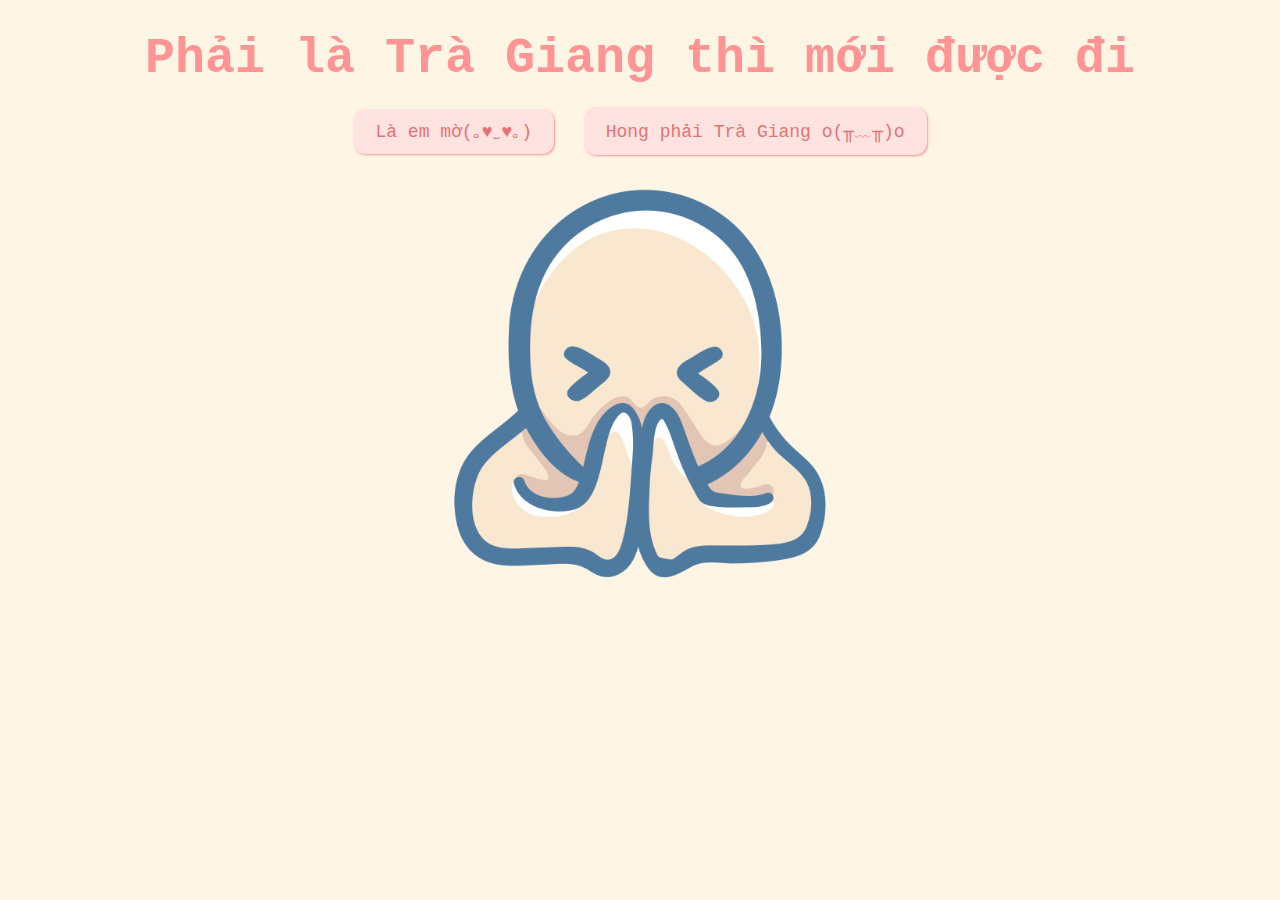
<file: index.html>
<!DOCTYPE html>
<html lang="en">
  <head>
    <meta charset="UTF-8" />
    <meta name="viewport" content="width=device-width, initial-scale=1.0" />
    <title>Be My Valentine</title>
    <link rel="stylesheet" href="css/valentine.css" />
  </head>
  <body>
    <div id="valentineQuestion"><b>Phải là Trà Giang thì mới được đi</b></div>
    <button class="answerButton" onclick="location.href='thankyou.html'">
      Là em mờ(｡♥‿♥｡)
    </button>
    <button class="answerButton" id="noButton">Hong phải Trà Giang o(╥﹏╥)o</button>
    <br />
    <img src="please.png" height="498px" width="150px" alt="cat asking question" class="responsive" />

    <script>
      document
        .getElementById("noButton")
        .addEventListener("click", function () {
          var yesButton = document.querySelector(
            'button[onclick*="thankyou.html"]'
          );
          var currentFontSize = parseInt(
            window.getComputedStyle(yesButton).fontSize
          );
          yesButton.style.fontSize = currentFontSize + 10 + "px"; // Increase font size by 5px
        });
    </script>
  </body>
</html>
</file>
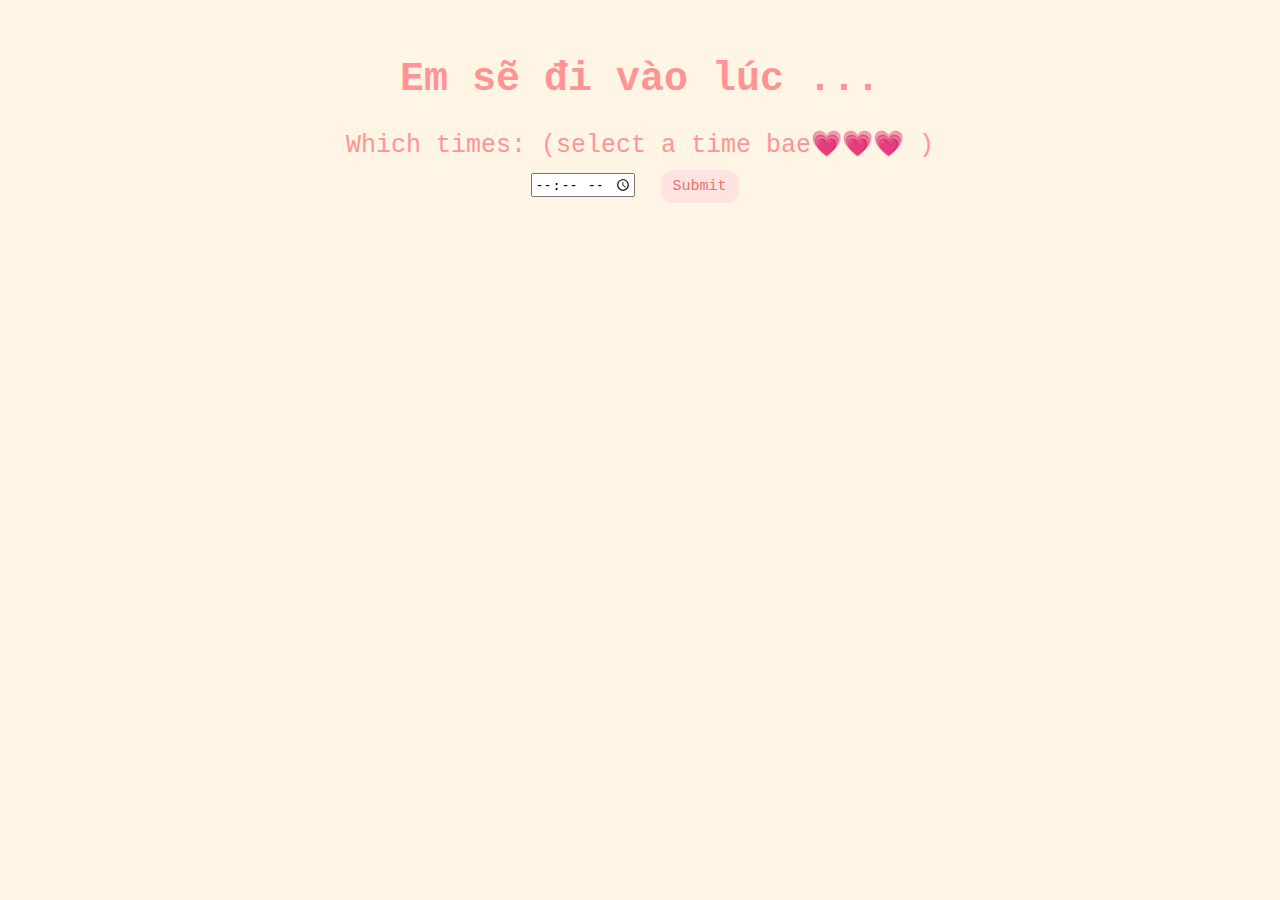
<file: date.html>
<!DOCTYPE html>
<html lang="en">
  <head>
    <meta charset="UTF-8" />
    <meta name="viewport" content="width=device-width, initial-scale=1.0" />
    <title>Date</title>
    <link rel="stylesheet" href="css/date.css" />
  </head>
  <body>
    <h1 title="choose a date">Em sẽ đi vào lúc ...</h1>
    <form class="form-group">
      <label>Which times: (select a time bae💗💗💗 )</label>
      <div>
        <input type="time" />
        <button class="button" type="submit" formaction="food.html">
          Submit
        </button>
      </div>
    </form>
  </body>
</html>
</file>
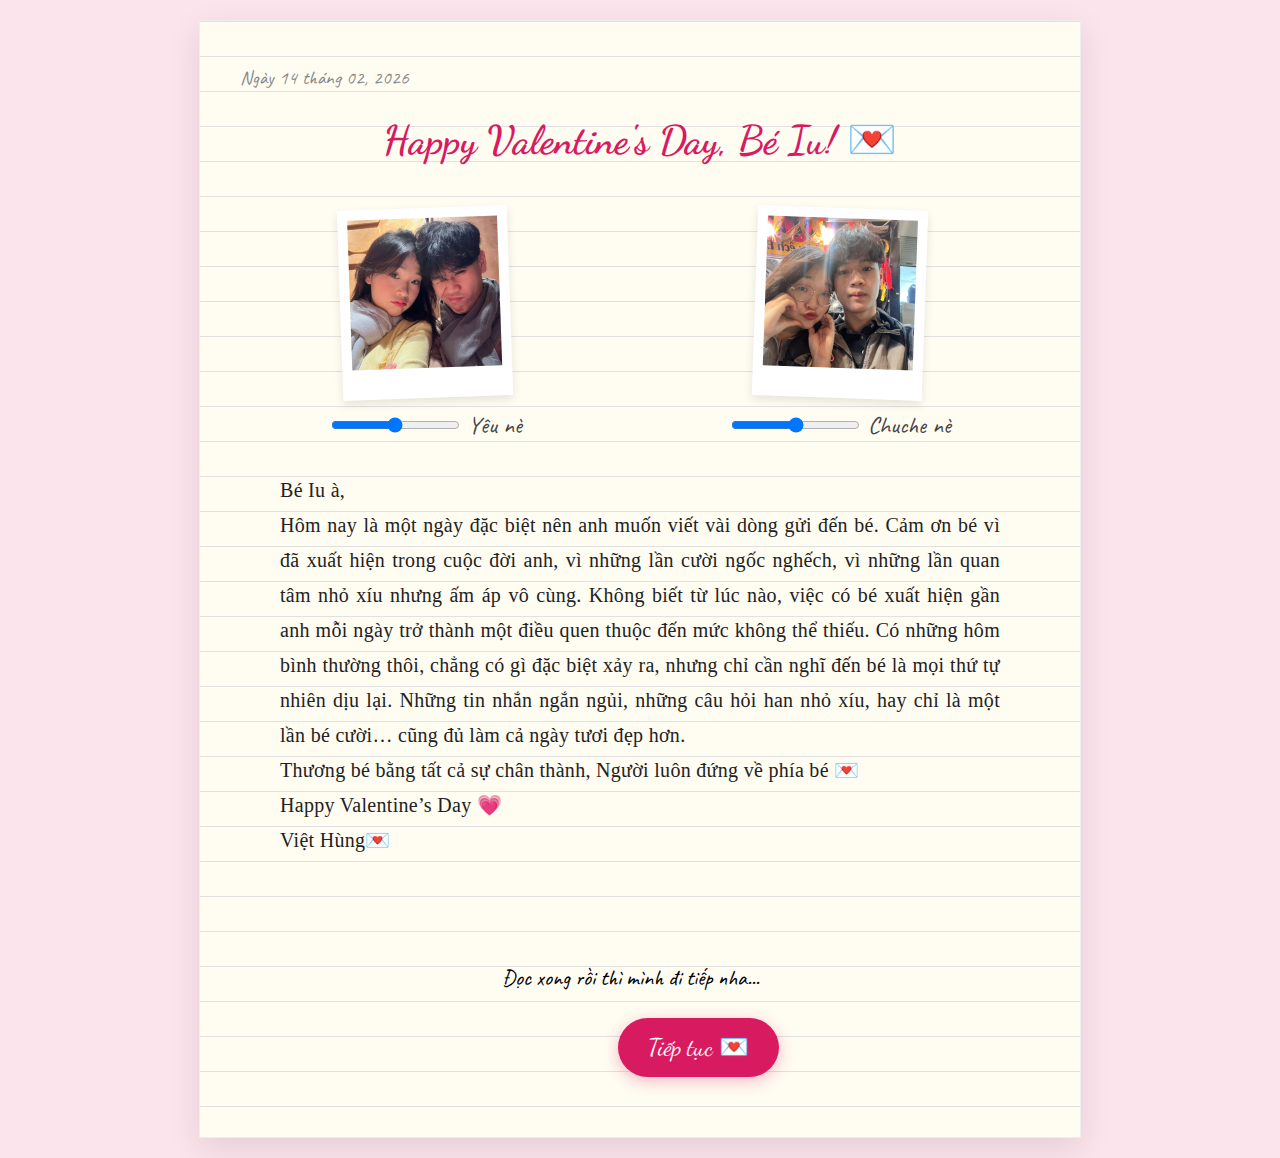
<file: dessert.html>
<!DOCTYPE html>
<html lang="en">
<head>
    <meta charset="UTF-8" />
    <meta name="viewport" content="width=device-width, initial-scale=1.0" />
    <title>Gửi Bé Iu 💌</title>
    <link href="https://fonts.googleapis.com/css2?family=Dancing+Script:wght@600&family=Caveat:wght@500&display=swap" rel="stylesheet">
    <link rel="stylesheet" href="css/dessert.css" />
</head>
<body>
    <div class="letter-wrapper">
        <div class="letter-content">
            <div class="letter-header">
                <span class="date">Ngày 14 tháng 02, 2026</span>
            </div>
            
            <h1 id="dessertquestion">Happy Valentine's Day, Bé Iu! 💌</h1>

            <div class="dessert-selection">
                <div class="dessert-item">
                    <div class="photo-frame">
                        <img src="food/em.jpg" alt="em" />
                    </div>
                    <label><input type="range" name="dessert" value="em" /> Yêu nè</label>
                </div>
                
                <div class="dessert-item">
                    <div class="photo-frame">
                        <img src="food/anh.jpg" alt="churro" />
                    </div>
                    <label><input type="range" name="dessert" value="churro" /> Chuche nè</label>
                </div>

                <div class="letter-body">
    <p>Bé Iu à,</p>

    <p>
        Hôm nay là một ngày đặc biệt nên anh muốn viết vài dòng gửi đến bé.
        Cảm ơn bé vì đã xuất hiện trong cuộc đời anh, vì những lần cười
        ngốc nghếch, vì những lần quan tâm nhỏ xíu nhưng ấm áp vô cùng.
        Không biết từ lúc nào, việc có bé xuất hiện gần anh mỗi ngày trở thành một điều quen thuộc đến mức không thể thiếu.
Có những hôm bình thường thôi, chẳng có gì đặc biệt xảy ra, nhưng chỉ cần nghĩ đến bé là mọi thứ tự nhiên dịu lại.
Những tin nhắn ngắn ngủi, những câu hỏi han nhỏ xíu, hay chỉ là một lần bé cười… cũng đủ làm cả ngày tươi đẹp hơn.
    </p>

    <p>
Thương bé bằng tất cả sự chân thành,
Người luôn đứng về phía bé 💌
    </p>

    <p>
        Happy Valentine’s Day 💗
    </p>

    <p class="signature">
        Việt Hùng💌
    </p>
</div>

            <div class="letter-footer">
                <p>Đọc xong rồi thì mình đi tiếp nha...</p>
                <button class="seal-button" onclick="location.href='lastpage.html'">
                    Tiếp tục  💌
                </button>
            </div>
        </div>
    </div>
</body>
</html>
</file>
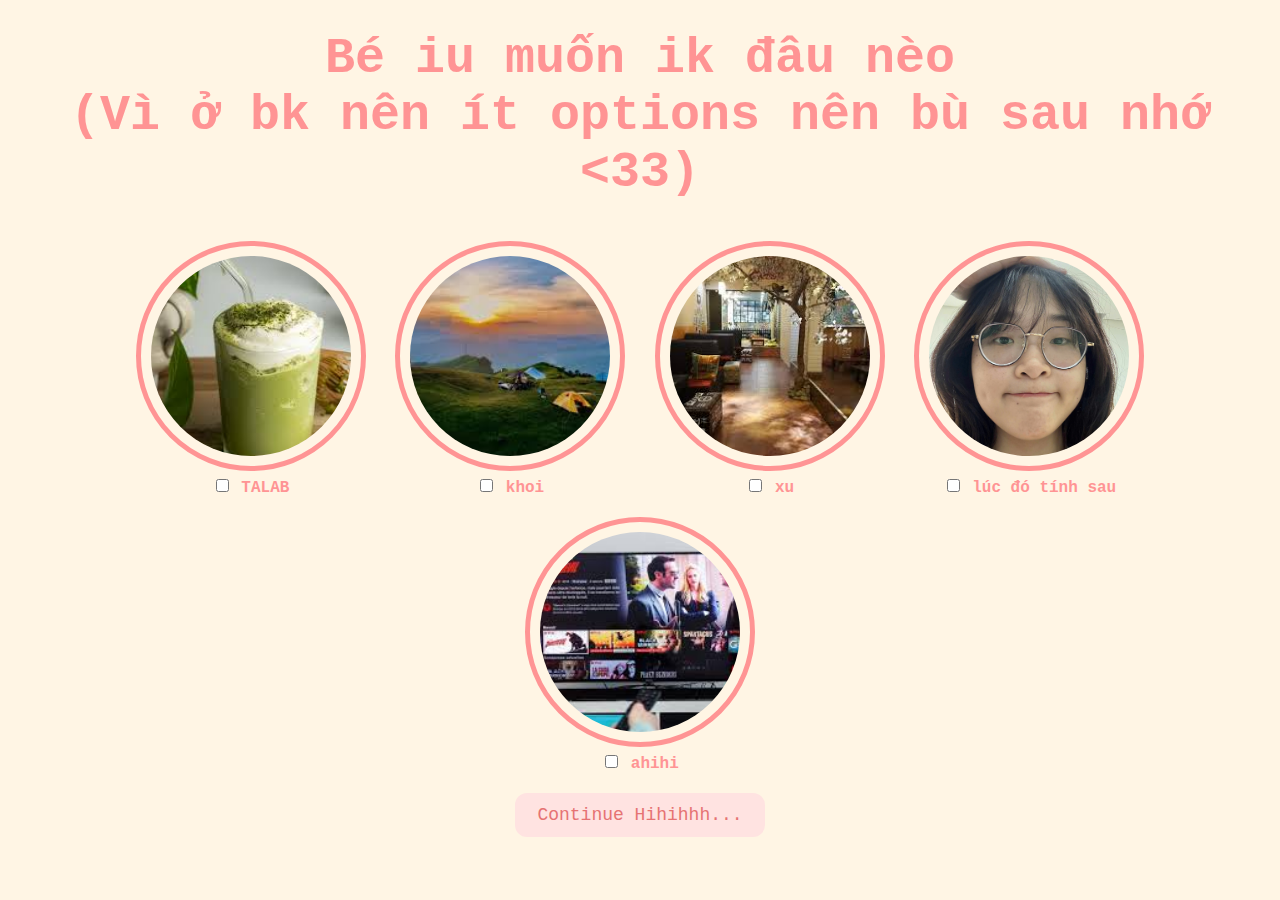
<file: food.html>
<!DOCTYPE html>
<html lang="en">
  <head>
    <meta charset="UTF-8" />
    <meta name="viewport" content="width=device-width, initial-scale=1.0" />
    <title>Food Selection</title>
    <link rel="stylesheet" href="css/food.css" />
  </head>
  <body>
    <div id="foodquestion">
      <b>Bé iu muốn ik đâu nèo</b><br>
      <b> (Vì ở bk nên ít options nên bù sau nhớ <33)  <b>
    </div>
    <div class="food-selection">
      <div class="food-item">
        <img src="food/matcha.jpg" alt="TALab" />
        <label
          ><input
            type="checkbox"
            name="food"
            value="TALAB"
          />
         TALAB</label
        >
      </div>
      <div class="food-item">
        <img src="food/khoi.jpg" alt="dog" />
        <label
          ><input type="checkbox" name="food" value="khoi" /> khoi</label
        >
      </div>
      <div class="food-item">
        <img src="food/xu.jpg" alt="xu" />
        <label
          ><input type="checkbox" name="food" value="xu" /> xu
          </label
        >
      </div>
      <div class="food-item">
        <img src="food/giang.jpg" alt="pasta" />
        <label><input type="checkbox" name="food" value="giang" /> lúc đó tính sau</label>
      </div>
      <div class="food-item">
        <img src="food/netflix.jpg" alt="netflix" />
        <label><input type="checkbox" name="food" value="netflix" /> ahihi</label>
    </div>
        </div>
    <button class="button" onclick="location.href='dessert.html'">
      Continue Hihihhh... 
    </button>
            </div>

  </body>
</html>
</file>
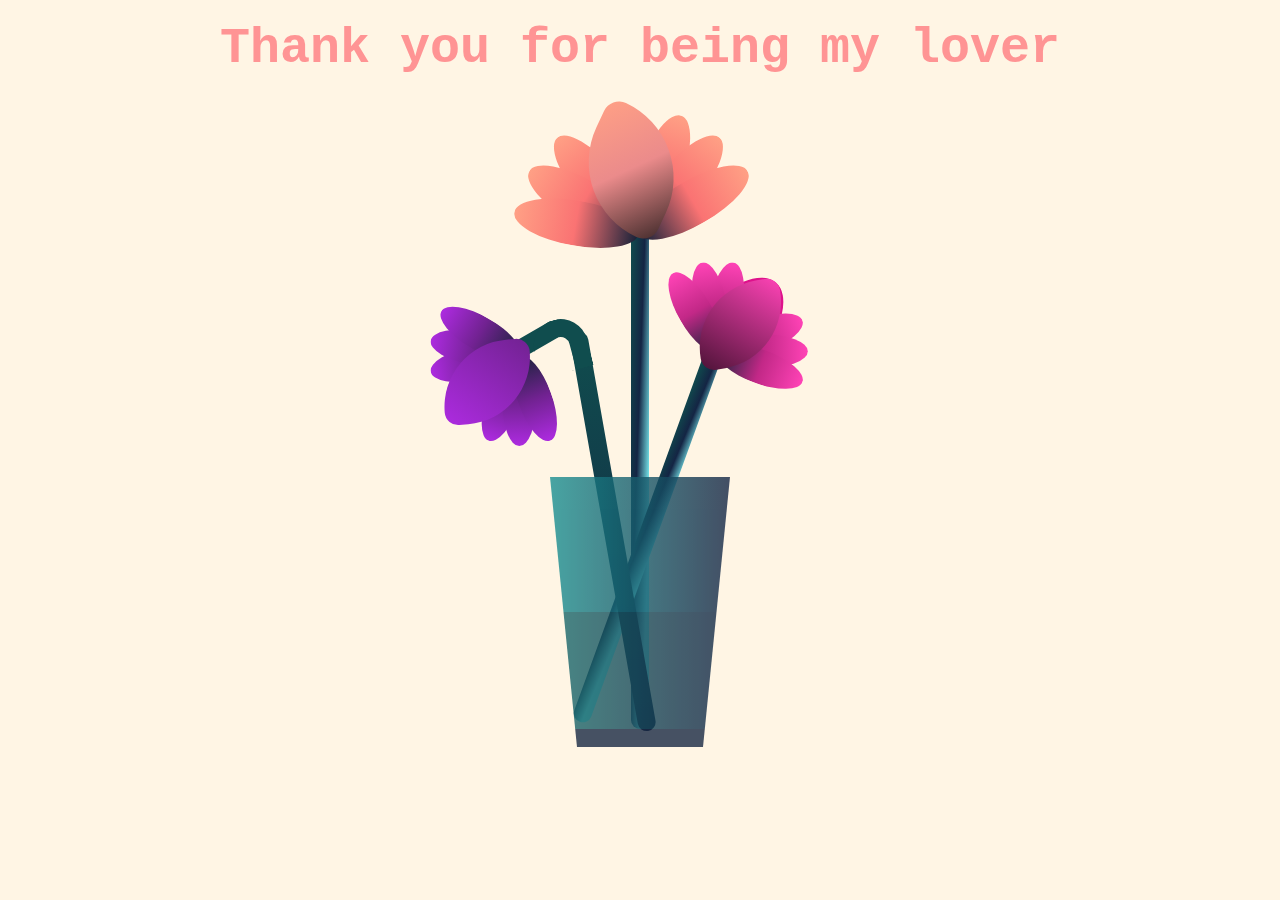
<file: lastpage.html>
<!DOCTYPE html>
<html lang="en">
  <head>
    <meta charset="UTF-8" />
    <meta name="viewport" content="width=device-width, initial-scale=1.0" />
    <title>Document</title>
    <link rel="stylesheet" href="css/flower.css" />
  </head>
  <body>
    <div id="thankyou"><b>Thank you for being my lover</b></div>
    <div class="flower">
      <div class="f-wrapper">
        <div class="flower__line"></div>
        <div class="f">
          <div class="flower__leaf flower__leaf--1"></div>
          <div class="flower__leaf flower__leaf--2"></div>
          <div class="flower__leaf flower__leaf--3"></div>
          <div class="flower__leaf flower__leaf--4"></div>
          <div class="flower__leaf flower__leaf--5"></div>
          <div class="flower__leaf flower__leaf--6"></div>
          <div class="flower__leaf flower__leaf--7"></div>
          <div
            class="flower__leaf flower__leaf--8 flower__fall-down--yellow"
          ></div>
        </div>
      </div>

      <div class="f-wrapper f-wrapper--2">
        <div class="flower__line"></div>
        <div class="f">
          <div class="flower__leaf flower__leaf--1"></div>
          <div class="flower__leaf flower__leaf--2"></div>
          <div class="flower__leaf flower__leaf--3"></div>
          <div class="flower__leaf flower__leaf--4"></div>
          <div class="flower__leaf flower__leaf--5"></div>
          <div class="flower__leaf flower__leaf--6"></div>
          <div class="flower__leaf flower__leaf--7"></div>
          <div
            class="flower__leaf flower__leaf--8 flower__fall-down--pink"
          ></div>
        </div>
      </div>

      <div class="f-wrapper f-wrapper--3">
        <div class="flower__line"></div>
        <div class="f">
          <div class="flower__leaf flower__leaf--1"></div>
          <div class="flower__leaf flower__leaf--2"></div>
          <div class="flower__leaf flower__leaf--3"></div>
          <div class="flower__leaf flower__leaf--4"></div>
          <div class="flower__leaf flower__leaf--5"></div>
          <div class="flower__leaf flower__leaf--6"></div>
          <div class="flower__leaf flower__leaf--7"></div>
          <div
            class="flower__leaf flower__leaf--8 flower__fall-down--purple"
          ></div>
        </div>
      </div>
      <div class="flower__glass"></div>
    </div>
  </body>
</html>
</file>
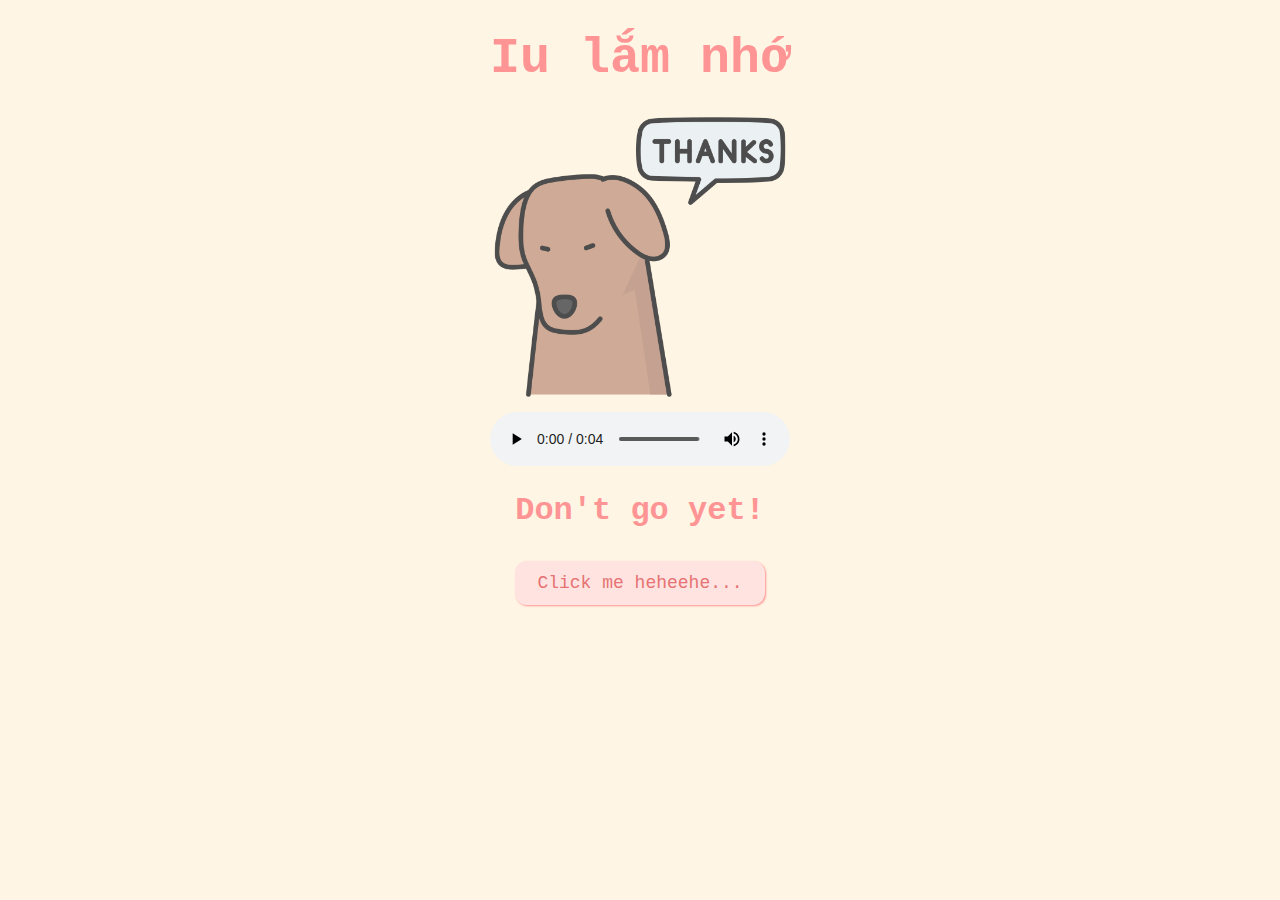
<file: thankyou.html>
<!DOCTYPE html>
<html lang="en">
  <head>
    <meta charset="UTF-8" />
    <meta name="viewport" content="width=device-width, initial-scale=1.0" />
    <title>Thank you</title>
    <link rel="stylesheet" href="css/lastpage.css" />
  </head>
  <body>
    <div id="thankyou"><b>Iu lắm nhớ</b></div>

    <img height="300px" id="rizz" src="thanks.png" alt="rizzler god" class="responsive" />
    <br />
    <audio controls autoplay loop>
      <source src="congratulations.mp3" type="audio/mpeg" />
      Your browser does not support the audio element.
    </audio>
    <h1>Don't go yet!</h1>
    <button class="button" onclick="location.href='date.html'">
      Click me heheehe... 
    </button>
  </body>
</html>
</file>
<file: css/valentine.css>
body {
  text-align: center;
  margin-top: 30px;
  font-family: "Courier";
  background-color: #fff5e4;
  color: #ff9494;
}

img {
  height: 400px;
  width: auto;
  padding: 10px;
}

#valentineQuestion {
  font-size: 50px;
  margin-bottom: 10px;
}
.answerButton {
  padding: 10px 20px;
  font-size: 18px;
  cursor: pointer;
  margin: 10px;
  font-family: "courier";
  margin-bottom: 20px;
  background-color: #ffe3e1;
  color: #e67373;
  border-radius: 12px;
  border: 2px solid #ffe3e1;
  box-shadow: 1px 1px 2px #ff9494;
  transition: 0.3s;
}

.answerButton:hover {
  background-color: #ff9494;
  color: #ffe3e1;
  border: 2px solid #ff9494;
  box-shadow: 1px 1px 2px #ffe3e1;
}
</file>
<file: css/date.css>
body {
  text-align: center;
  margin-top: 30px;
  font-family: "Courier";
  background-color: #fff5e4;
  color: #ff9494;
  display: flex;
  flex-direction: column;
}
h1 {
  font-size: 40px;
}

form .header {
  width: 100%;
  display: flex;
  font-size: 20px;
  margin-bottom: 20px;
  color: #ff9494;
}

.form-group {
  display: flex;
  flex-direction: column;
  justify-content: center;
  font-size: 25px;
}

.button {
  padding: 6px 10px;
  font-size: 15px;
  cursor: pointer;
  margin: 10px;
  font-family: "courier";
  margin-bottom: 10px;
  background-color: #ffe3e1;
  color: #e67373;
  border-radius: 12px;
  border: 2px solid #ffe3e1;
  transition: 0.3s;
}

.button:hover {
  background-color: #ff9494;
  color: #ffe3e1;
  border: 2px solid #ff9494;
}

input[type="date"] {
  padding: 6px 10px;
  font-size: 15px;
  cursor: pointer;
  margin: 10px;
  font-family: "courier";
  margin-bottom: 10px;
  background-color: #ffe3e1;
  color: #e67373;
  border-radius: 12px;
  border: 2px solid #ffe3e1;
}
</file>
<file: css/dessert.css>
/* Tổng thể trang web */
body {
    background-color: #fce4ec; /* Nền hồng nhạt */
    margin: 0;
    padding: 20px;
    display: flex;
    justify-content: center;
    align-items: center;
    min-height: 100vh;
}

/* Container của lá thư */
.letter-wrapper {
    background-color: #fffcf2; /* Màu giấy hơi vàng cũ */
    width: 95%;
    max-width: 800px;
    padding: 40px;
    box-shadow: 0 10px 30px rgba(0,0,0,0.1);
    position: relative;
    border: 1px solid #eee;
    /* Hiệu ứng đường kẻ ngang của giấy tập */
    background-image: linear-gradient(#e1e1e1 1px, transparent 1px);
    background-size: 100% 35px;
    line-height: 35px;
}

/* Tiêu đề và nội dung chữ */
h1 {
    font-family: 'Dancing Script', cursive;
    color: #d81b60;
    text-align: center;
    font-size: 2.5rem;
    margin-bottom: 30px;
}

.date {
    font-family: 'Caveat', cursive;
    font-size: 1.2rem;
    color: #888;
}

/* Phần chọn món ăn */
.dessert-selection {
    display: flex;
    flex-wrap: wrap;
    justify-content: space-around;
    gap: 30px;
    padding: 20px 0;
}

.dessert-item {
    display: flex;
    flex-direction: column;
    align-items: center;
    transition: transform 0.3s;
}

/* Hiệu ứng khung ảnh Polaroid */
.photo-frame {
    background: white;
    padding: 10px 10px 30px 10px;
    box-shadow: 0 4px 10px rgba(0,0,0,0.1);
    transform: rotate(-2deg); /* Xoay nhẹ cho tự nhiên */
    margin-bottom: 10px;
}

.dessert-item:nth-child(even) .photo-frame {
    transform: rotate(2deg);
}

.photo-frame img {
    width: 150px;
    height: 150px;
    object-fit: cover;
    display: block;
}

.dessert-item label {
    font-family: 'Caveat', cursive;
    font-size: 1.5rem;
    color: #444;
    cursor: pointer;
}

/* Nút bấm kiểu con dấu (Seal) */
.letter-footer {
    text-align: right;
    margin-top: 50px;
}

.letter-footer p {
    font-family: 'Caveat', cursive;
    font-size: 1.4rem;
    margin-right: 20px;
}

.seal-button {
    background-color: #d81b60;
    color: white;
    border: none;
    padding: 15px 30px;
    font-family: 'Dancing Script', cursive;
    font-size: 1.5rem;
    border-radius: 50px;
    cursor: pointer;
    box-shadow: 0 4px 15px rgba(216, 27, 96, 0.3);
    transition: all 0.3s;
}

.seal-button:hover {
    transform: scale(1.1) rotate(-3deg);
    background-color: #ad1457;
}

/* Ẩn checkbox mặc định để làm giao diện sạch hơn */
input[type="checkbox"] {
    accent-color: #d81b60;
    transform: scale(1.2);
    margin-right: 8px;
}
/* Container chính của danh sách */
.text-selection-list {
    margin-top: 20px;
    display: flex;
    flex-direction: column;
    /* Căn lề trái để trông giống đang viết danh sách trong thư */
    padding-left: 10%; 
}

/* Từng dòng lựa chọn */
.text-item {
    height: 35px; /* Phải bằng với background-size của dòng kẻ */
    line-height: 35px; /* Đẩy chữ nằm lên trên dòng kẻ */
    display: flex;
    align-items: center;
}

.text-item label {
    font-family: 'Caveat', cursive;
    font-size: 1.8rem; /* Tăng size chữ cho dễ đọc */
    color: #444;
    cursor: pointer;
    display: flex;
    align-items: center;
}

/* Tinh chỉnh checkbox cho tinh tế hơn */
input[type="checkbox"] {
    margin-right: 15px;
    cursor: pointer;
    accent-color: #d81b60;
    width: 18px;
    height: 18px;
}

/* Hiệu ứng gạch chân khi chọn (tùy chọn) */
input[type="checkbox"]:checked + span {
    text-decoration: line-through;
    color: #888;
}
.letter-body {
    font-family: 'Cormorant Garamond', serif;
    font-size: 20px;
    line-height: 35px; /* phải khớp background-size */
    padding: 0 40px;
    color: #222;
    text-align: justify;
    letter-spacing: 0.3px;
}

.letter-body p {
    margin: 0;
}
</file>
<file: css/food.css>
body {
  text-align: center;
  margin-top: 30px;
  font-family: "Courier";
  background-color: #fff5e4;
  color: #ff9494;
}
#foodquestion {
  font-size: 50px;
  margin-bottom: 30px;
}
.food-item {
  display: inline-block;
  margin: 10px;
  vertical-align: top;
  color: #ff9494;
}
.food-item img {
  height: 200px;
  width: 200px;
  border-radius: 50%;
  border: 5px solid #ff9494;
  object-fit: cover;
  padding: 10px;
}
.food-item label {
  display: block;
}
.button {
  padding: 10px 20px;
  font-size: 18px;
  cursor: pointer;
  margin: 10px;
  font-family: "courier";
  margin-bottom: 20px;
  background-color: #ffe3e1;
  color: #e67373;
  border-radius: 12px;
  border: 2px solid #ffe3e1;
}
</file>
<file: css/flower.css>
*,
*::after,
*::before{
    padding: 0;
    margin: 0;
    box-sizing: border-box;
}

:root{
    --color-bg: linear-gradient(to top,#010329,#000005);
    --color-glass:linear-gradient(to left,#142544,#1a9092);
    --color-water:linear-gradient(to left,#142544,#1b6d6e);
}

body{
    background-color: #FFF5E4;
    min-height: 100vh;
    display: flex;
    flex-direction: column; /* Change the direction to column */
    align-items: center;
    justify-content: flex-start; /* Align items to the start of the container */
    overflow: hidden;
	color: #FF9494;
	font-family: courier;
}

#thankyou {
    width: 100%; /* Ensure it spans the full width */
    text-align: center; /* Keep the text centered */
    margin-top: 20px; /* Add some space at the top */
    z-index: 1000; /* Ensure it's above other elements if needed */
    position: relative; /* Adjust based on layout needs */
	margin-bottom: 400px;
	font-size: 50px;
}

.flower{
    position: relative;
}

.flower__glass{
    width:20vmin;
    height: 30vmin;
    background-image: var(--color-glass);
    clip-path: polygon(0 0, 100% 0, 85% 100%, 15% 100%);
    opacity: .8;
    position: relative;
}

.flower__glass::after{
    content: '';
    position: absolute;
    bottom: 0;
    left: 0;
    background-color: #182843;
    width: 100%;
    height: 2vmin;
}

.flower__glass::before{
    content: '';
    position: absolute;
    bottom: 0;
    left: 0;
    background-image: var(--color-water);
    width: 100%;
    height: 15vmin;
}

.f-wrapper{
    position: absolute;
    left: 45%;
    bottom: 2vmin;
}

.f-wrapper--2{
    left: 50%;
    bottom: 5%;
    transform-origin: 10% left;
    transform: rotate(20deg);
}

.f-wrapper--3{
    left: 30%;
    bottom: 5%;
    transform-origin: 10% left;
    transform: rotate(-10deg);
}

.f-wrapper--3 .flower__line{
    height: 45vmin;
    position: relative;
}

.f-wrapper--3 .flower__line::after{
    content: '';
    position: absolute;
    left:0;
    top: 0;
    width: 6vmin;
    height: 6vmin;
    transform: translate(-69%,-30%) rotate(-5deg);
    border-radius:10vmin 10vmin 0 0;
    border: 2vmin solid  #104d4e;
    border-bottom: transparent;
    border-left: transparent;
}

.f-wrapper--3 .flower__line::before{
    content: '';
    position: absolute;
    left:-40%;
    top: -1%;
    width: 6vmin;
    height: 2vmin;
    transform-origin: right;
    transform: translate(-100%,-80%) rotate(-20deg);
    background-color: #104d4e;
    border-radius: 2vmin;
}

.f-wrapper--3 .flower__line{
    background-image: linear-gradient(to top,#142544,#104d4e);
}


.f-wrapper--2 .flower__line{
    height: 45vmin;
}

.f-wrapper--2 .f{
    transform: translateX(-50%) rotate(20deg);
}

.f-wrapper--3 .f{
    transform: translate(-350%,-50%) rotate(-120deg);
}

.f-wrapper--2 .flower__leaf:not(:first-child){
    width: 3.8vmin;
    height: 10vmin;
    background-image: linear-gradient(to bottom, #ff43b6 ,#c22887, #1a233a 99%);
}

.f-wrapper--3 .flower__leaf:not(:first-child){
    width: 3.8vmin;
    height: 10vmin;
    background-image: linear-gradient(to bottom, #ad2be0 ,#712291, #1a233a 99%);
}

.f-wrapper--3 .flower__leaf--1{
    width: 8vmin;
    height: 10vmin;
    bottom: 2vmin;
    background-color: #ad2be0;
}

.f-wrapper--2 .flower__leaf--1{
    width: 8vmin;
    height: 10vmin;
    bottom: 2vmin;
    background-color: #de118b;
}

.f-wrapper--2 .f .flower__leaf--8{
    width: 10vmin;
    height: 9vmin;
    bottom: 3vmin;
    left: -30%;
    transform: rotate(-50deg);
    background-image: linear-gradient(to left bottom, #ff43b6 ,#4d1337);;
}

.f-wrapper--3 .f .flower__leaf--8{
    width: 10vmin;
    height: 9vmin;
    left: -10% !important;
    background-image: linear-gradient(to left bottom, #ad2be0 ,#712291);;
}

.flower__line{
    width: 2vmin;
    height: 56vmin;
    background-image: linear-gradient(to left top,#82fdff 20%,#142544,#104d4e);
    border-radius: 4vmin;
}

.f{
    position: absolute;
    top: 1vmin;
    left: 50%;
    transform: translateX(-50%) rotate(-10deg);
    width: 2vmin;
    height: 2vmin;
}


.flower__leaf{
    position: absolute;
    left: 50%;
    bottom: 2vmin;
    transform: translateX(-50%);
    width: 5vmin;
    height: 14vmin;
    background-image: linear-gradient(to bottom, #ffa085 ,#fa7373, #1a233a 99%);

    clip-path: ellipse(50% 50% at 50% 50%);
    transform-origin: center bottom;
    animation: open-flower 2s 1s backwards;
}

.flower__leaf--1{
    width: 10vmin;
    height: 12vmin;
    bottom: 3vmin;
    border-radius: 50% 50% 50% 50% / 80% 80% 20% 20%;
    background-color: #e24f5f;
    background-image: none;
    animation: open-flowe--middle  1.4s 1s backwards;
}

.flower__leaf--2{
    transform: translateX(-50%) rotate(-30deg);
}
.flower__leaf--3{
    transform: translateX(-50%) rotate(-50deg);
}
.flower__leaf--4{
    transform: translateX(-50%) rotate(-70deg);
}

.flower__leaf--5{
    transform: translateX(-50%) rotate(30deg);
}

.flower__leaf--6{
    transform: translateX(-50%) rotate(50deg);
}

.flower__leaf--7{
    transform: translateX(-50%) rotate(70deg);
}

.flower__leaf--8{
    width: 13vmin;
    height: 11vmin;
    bottom: 6vmin;
    left: -30%;
    border-radius: none;
    clip-path: none;
    border-radius: 10vmin 2vmin 10vmin 2vmin;
    transform: rotate(-55deg);
    background-image: linear-gradient(to left bottom, #ffa085 ,#eb8b8b,#492f2f 98%);
}

.flower__fall-down--yellow{
    animation: flower-fall-down-yellow  8s 1.2s linear forwards;
}

.flower__fall-down--pink{
    animation: flower-fall-down-pink  5s 1.2s linear forwards;
}

.flower__fall-down--purple{
    bottom: 4vmin;
    animation:flower-fall-down-purple  6s 1.2s linear forwards, flower-falling 6s 7.2s linear infinite;
}


@keyframes open-flower{
        0%{
            transform:  translateX(-50%) rotate(0);
        }
}

@keyframes open-flowe--middle {
    0%{
        opacity: 0;
        transform: translateX(-50%) scale(0);
    }
}

@keyframes flower-fall-down-pink {

    0%{
        transform: rotate(-55deg);
    }

    50%{
        transform: rotateX(-100deg);
    }

    100%{
        transform:translate(2vmin,28vmin);
    }

}

@keyframes flower-fall-down-yellow {

    0%{
        transform: rotate(-55deg);
    }

    50%{
        bottom: 3vmin;
        transform: rotateX(-100deg);
    }

    100%{
        transform:translate(2vmin,70vmin) rotate(150deg);
    }

}

@keyframes flower-fall-down-purple {

    0%{
        transform: rotate(-50deg);
    }

    25%{
        bottom: 1vmin ;
        transform: rotateX(-100deg);
        perspective: 0px;
    }

    50%{
        perspective: 0px;
        transform:translate(-30vmin,2vmin) rotate(90deg);
    }

    75%{
        perspective: 0px;
        transform:translate(-34vmin,-2vmin);
    }

    100%{
        transform-origin: center;
        transform:translate(-34vmin,-2vmin) rotateY(-80deg) rotateX(35deg);
    }

}

@keyframes flower-falling {
    0%,100%{
        transform-origin: center;
        transform:translate(-34vmin,-2vmin) rotateY(-80deg) rotateX(35deg);
    }

    25%{
        transform-origin: center;
        transform:translate(-34.4vmin,-2vmin) rotateY(-84deg) rotateX(35deg);
    }

    50%{
        transform-origin: center;
        transform:translate(-32vmin,-4.2vmin) rotateY(-80deg) rotateX(35deg);
    }

    75%{
        transform-origin: center;
        transform:translate(-36vmin,1.1vmin) rotateY(-80deg) rotateX(35deg);
    }
}
</file>
<file: css/lastpage.css>
body {
  text-align: center;
  margin-top: 30px;
  font-family: "Courier";
  background-color: #fff5e4;
  color: #ff9494;
}
#thankyou {
  font-size: 50px;
  margin-bottom: 20px;
}
.rizz {
  margin-bottom: 10 px;
}
.button {
  padding: 10px 20px;
  font-size: 18px;
  cursor: pointer;
  margin: 10px;
  font-family: "courier";
  margin-bottom: 20px;
  background-color: #ffe3e1;
  color: #e67373;
  border-radius: 12px;
  border: 2px solid #ffe3e1;
  box-shadow: 1px 1px 2px #ff9494;
  transition: 0.3s;
}

.button:hover {
  background-color: #ff9494;
  color: #ffe3e1;
  border: 2px solid #ff9494;
  box-shadow: 1px 1px 2px #ffe3e1;
}
</file>
